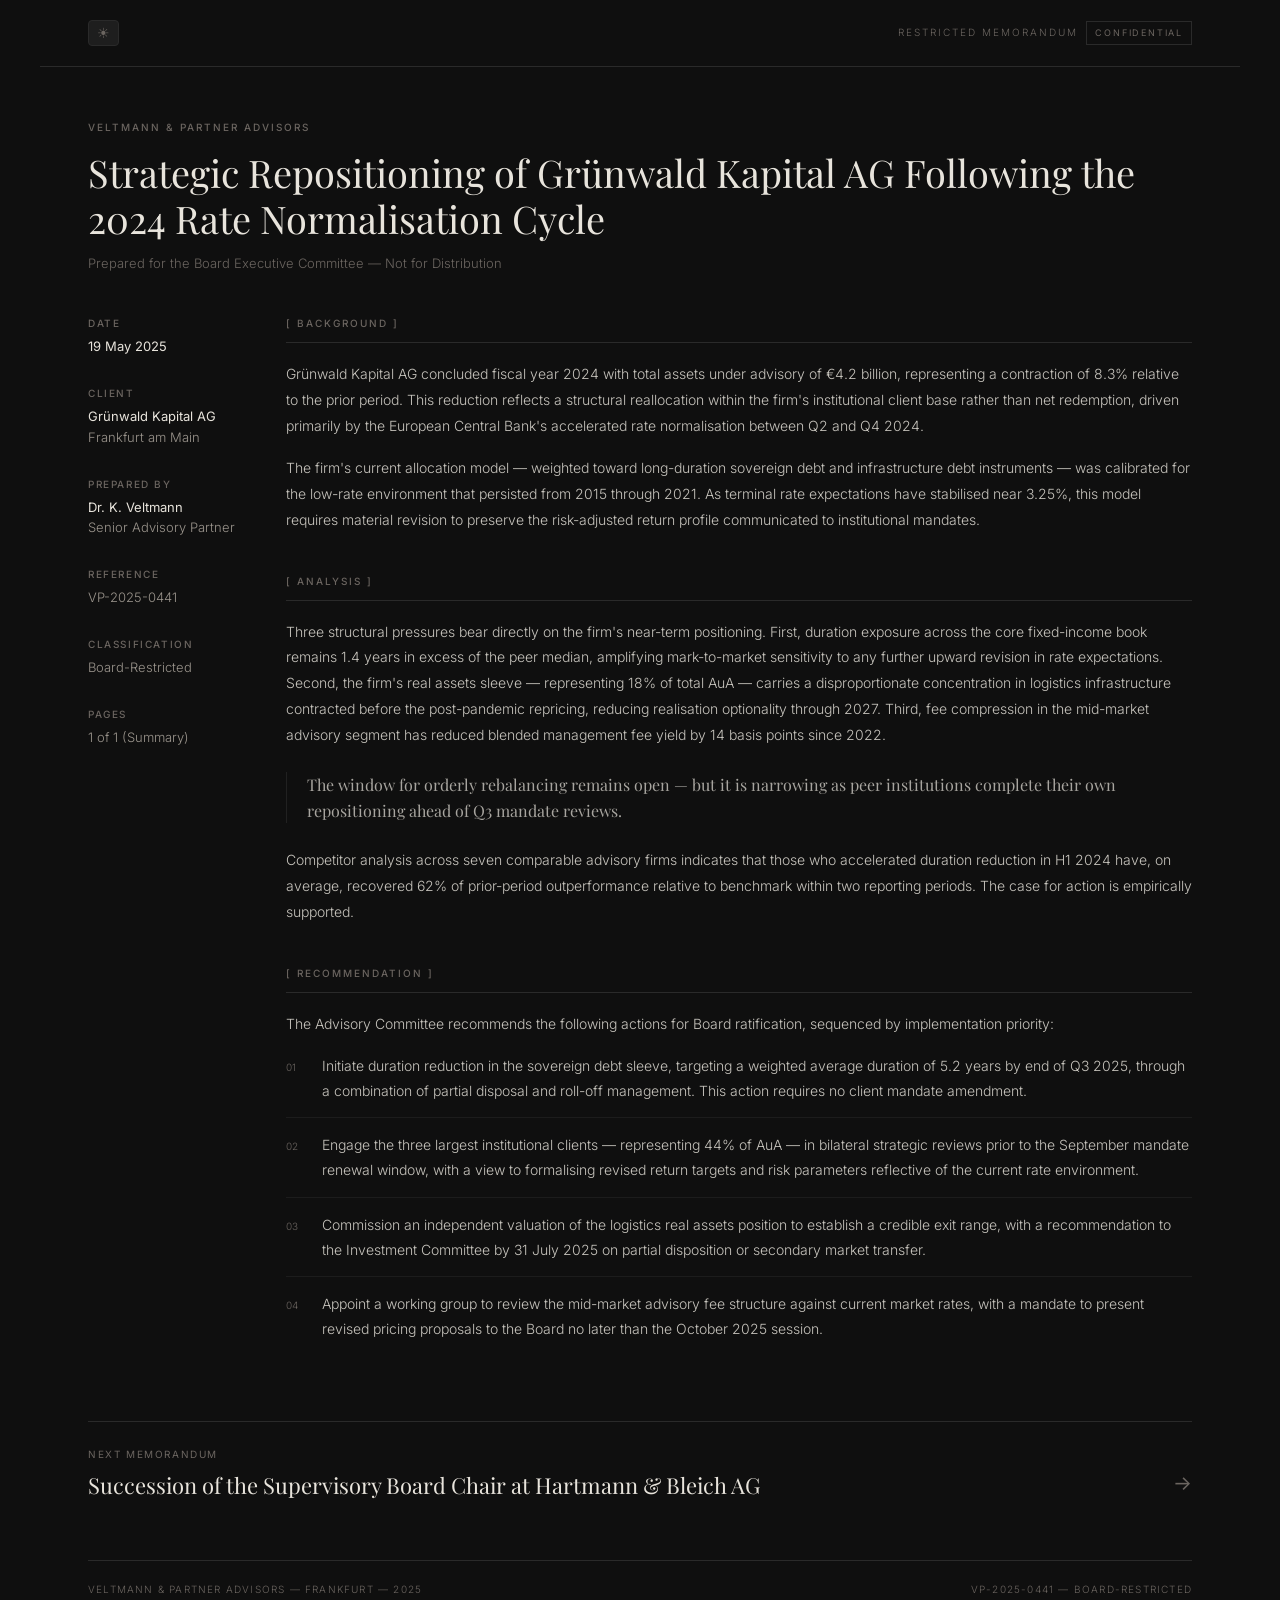
<file: index.html>
<!doctype html>
<html lang="en">
  <head>
    <meta charset="UTF-8" />
    <meta name="viewport" content="width=device-width, initial-scale=1.0" />
    <title>Memorandum — Veltmann & Partner</title>
    <link rel="preconnect" href="https://fonts.googleapis.com" />
    <link rel="preconnect" href="https://fonts.gstatic.com" crossorigin />
    <link
      href="https://fonts.googleapis.com/css2?family=Playfair+Display:wght@400;500&family=Inter:wght@300;400;500&display=swap"
      rel="stylesheet"
    />
    <link rel="stylesheet" href="style.css" />
  </head>
  <body>
    <header>
      <button class="theme-toggle" id="toggle" aria-label="Toggle theme">
        ☀︎
      </button>
      <div class="header-right">
        <span>Restricted Memorandum</span>
        <div class="badge">Confidential</div>
      </div>
    </header>

    <div class="title-block">
      <div class="firm-name">Veltmann &amp; Partner Advisors</div>
      <h1>
        Strategic Repositioning of Grünwald Kapital AG Following the 2024 Rate
        Normalisation Cycle
      </h1>
      <p class="subtitle">
        Prepared for the Board Executive Committee &mdash; Not for Distribution
      </p>
    </div>

    <div class="body">
      <aside>
        <div class="meta">
          <div class="meta-label">Date</div>
          <div class="meta-value"><strong>19 May 2025</strong></div>
        </div>
        <div class="meta">
          <div class="meta-label">Client</div>
          <div class="meta-value">
            <strong>Grünwald Kapital AG</strong>
            Frankfurt am Main
          </div>
        </div>
        <div class="meta">
          <div class="meta-label">Prepared by</div>
          <div class="meta-value">
            <strong>Dr. K. Veltmann</strong>
            Senior Advisory Partner
          </div>
        </div>
        <div class="meta">
          <div class="meta-label">Reference</div>
          <div class="meta-value">VP-2025-0441</div>
        </div>
        <div class="meta">
          <div class="meta-label">Classification</div>
          <div class="meta-value">Board-Restricted</div>
        </div>
        <div class="meta">
          <div class="meta-label">Pages</div>
          <div class="meta-value">1 of 1 (Summary)</div>
        </div>
      </aside>

      <main>
        <div class="section">
          <div class="section-title">[ Background ]</div>
          <p>
            Grünwald Kapital AG concluded fiscal year 2024 with total assets
            under advisory of €4.2 billion, representing a contraction of 8.3%
            relative to the prior period. This reduction reflects a structural
            reallocation within the firm's institutional client base rather than
            net redemption, driven primarily by the European Central Bank's
            accelerated rate normalisation between Q2 and Q4 2024.
          </p>
          <p>
            The firm's current allocation model — weighted toward long-duration
            sovereign debt and infrastructure debt instruments — was calibrated
            for the low-rate environment that persisted from 2015 through 2021.
            As terminal rate expectations have stabilised near 3.25%, this model
            requires material revision to preserve the risk-adjusted return
            profile communicated to institutional mandates.
          </p>
        </div>

        <div class="section">
          <div class="section-title">[ Analysis ]</div>
          <p>
            Three structural pressures bear directly on the firm's near-term
            positioning. First, duration exposure across the core fixed-income
            book remains 1.4 years in excess of the peer median, amplifying
            mark-to-market sensitivity to any further upward revision in rate
            expectations. Second, the firm's real assets sleeve — representing
            18% of total AuA — carries a disproportionate concentration in
            logistics infrastructure contracted before the post-pandemic
            repricing, reducing realisation optionality through 2027. Third, fee
            compression in the mid-market advisory segment has reduced blended
            management fee yield by 14 basis points since 2022.
          </p>
          <blockquote>
            The window for orderly rebalancing remains open — but it is
            narrowing as peer institutions complete their own repositioning
            ahead of Q3 mandate reviews.
          </blockquote>
          <p>
            Competitor analysis across seven comparable advisory firms indicates
            that those who accelerated duration reduction in H1 2024 have, on
            average, recovered 62% of prior-period outperformance relative to
            benchmark within two reporting periods. The case for action is
            empirically supported.
          </p>
        </div>

        <div class="section">
          <div class="section-title">[ Recommendation ]</div>
          <p>
            The Advisory Committee recommends the following actions for Board
            ratification, sequenced by implementation priority:
          </p>
          <ul>
            <li>
              <span class="num">01</span>
              <span
                >Initiate duration reduction in the sovereign debt sleeve,
                targeting a weighted average duration of 5.2 years by end of Q3
                2025, through a combination of partial disposal and roll-off
                management. This action requires no client mandate
                amendment.</span
              >
            </li>
            <li>
              <span class="num">02</span>
              <span
                >Engage the three largest institutional clients — representing
                44% of AuA — in bilateral strategic reviews prior to the
                September mandate renewal window, with a view to formalising
                revised return targets and risk parameters reflective of the
                current rate environment.</span
              >
            </li>
            <li>
              <span class="num">03</span>
              <span
                >Commission an independent valuation of the logistics real
                assets position to establish a credible exit range, with a
                recommendation to the Investment Committee by 31 July 2025 on
                partial disposition or secondary market transfer.</span
              >
            </li>
            <li>
              <span class="num">04</span>
              <span
                >Appoint a working group to review the mid-market advisory fee
                structure against current market rates, with a mandate to
                present revised pricing proposals to the Board no later than the
                October 2025 session.</span
              >
            </li>
          </ul>
        </div>
      </main>
    </div>

    <div class="next-memo">
      <a href="succession.html">
        <div>
          <div class="next-label">Next Memorandum</div>
          <h2>
            Succession of the Supervisory Board Chair at Hartmann &amp; Bleich
            AG
          </h2>
        </div>
        <span class="arrow">→</span>
      </a>
    </div>

    <footer>
      <span
        >Veltmann &amp; Partner Advisors &mdash; Frankfurt &mdash; 2025</span
      >
      <span>VP-2025-0441 &mdash; Board-Restricted</span>
    </footer>
    <script>
      const toggle = document.getElementById("toggle");
      const root = document.documentElement;
      const saved = localStorage.getItem("theme") || "dark";
      root.dataset.theme = saved;
      toggle.textContent = saved === "light" ? "☽" : "☀︎";
      toggle.addEventListener("click", () => {
        const next = root.dataset.theme === "light" ? "dark" : "light";
        root.dataset.theme = next;
        toggle.textContent = next === "light" ? "☽" : "☀︎";
        localStorage.setItem("theme", next);
      });
    </script>
  </body>
</html>
</file>
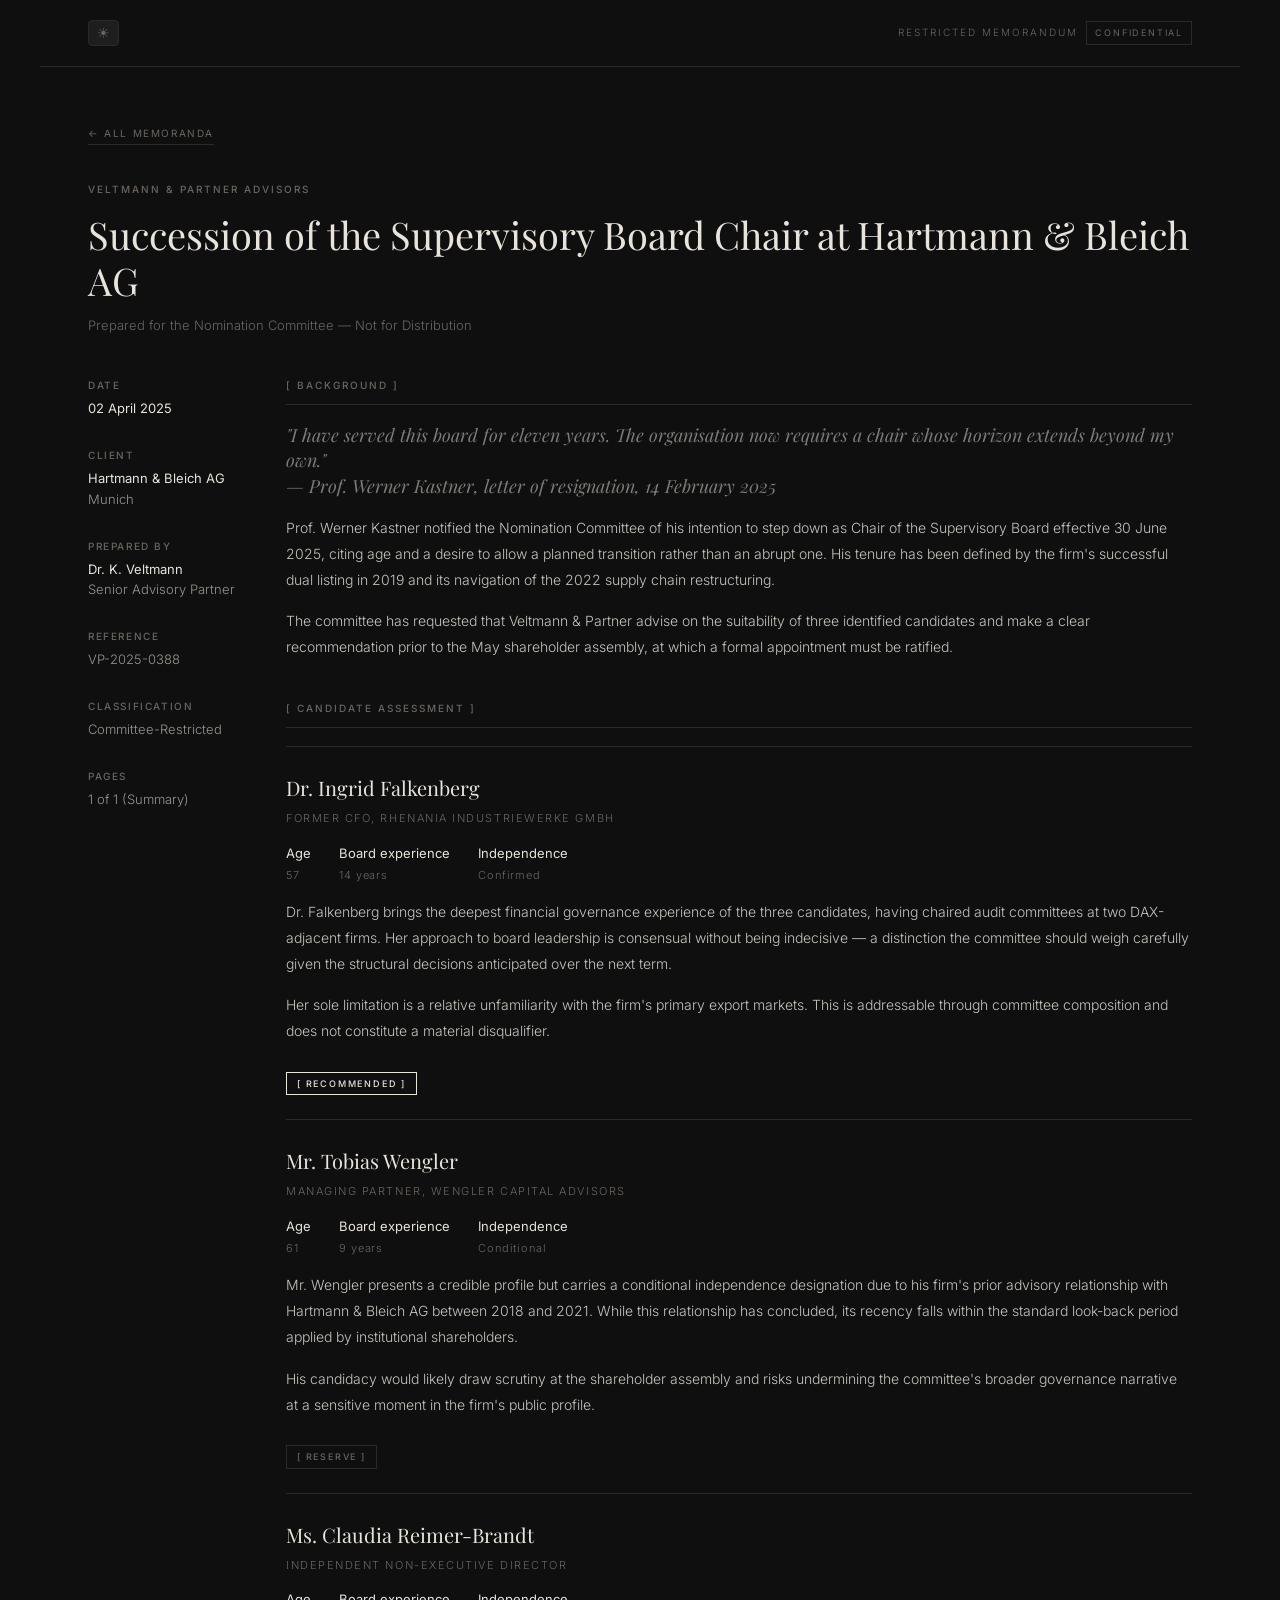
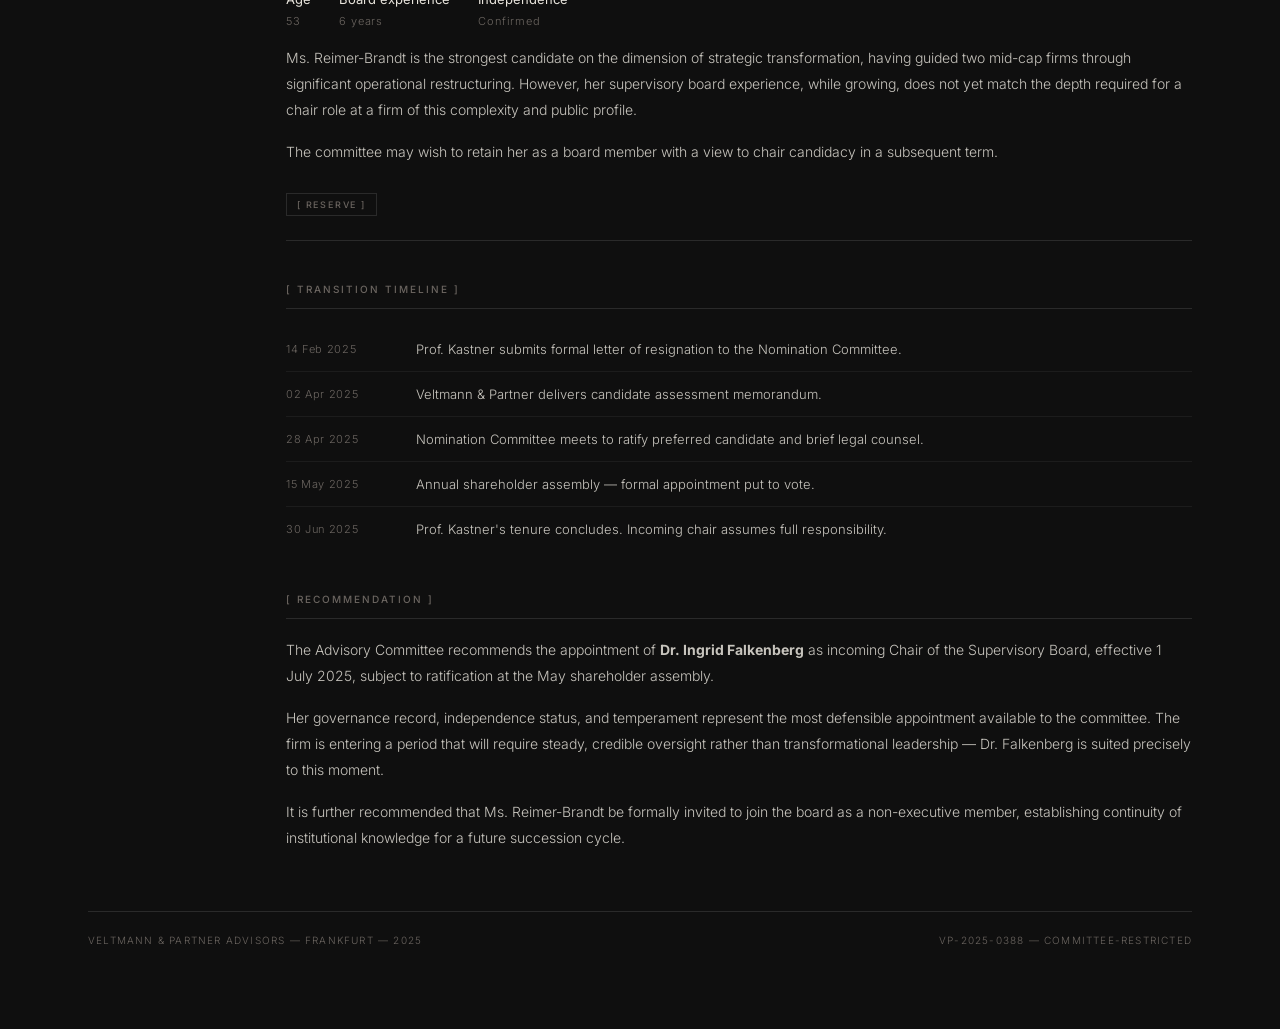
<file: succession.html>
<!doctype html>
<html lang="en">
  <head>
    <meta charset="UTF-8" />
    <meta name="viewport" content="width=device-width, initial-scale=1.0" />
    <title>Memorandum — Board Succession</title>
    <link rel="preconnect" href="https://fonts.googleapis.com" />
    <link rel="preconnect" href="https://fonts.gstatic.com" crossorigin />
    <link
      href="https://fonts.googleapis.com/css2?family=Playfair+Display:ital,wght@0,400;0,500;1,400&family=Inter:wght@300;400;500&display=swap"
      rel="stylesheet"
    />
    <link rel="stylesheet" href="style.css" />
  </head>
  <body>
    <header>
      <button class="theme-toggle" id="toggle" aria-label="Toggle theme">
        ☀︎
      </button>
      <div class="header-right">
        <span>Restricted Memorandum</span>
        <div class="badge">Confidential</div>
      </div>
    </header>

    <a class="back-link" href="index.html">← All Memoranda</a>

    <div class="title-block">
      <div class="firm-name">Veltmann &amp; Partner Advisors</div>
      <h1>
        Succession of the Supervisory Board Chair at Hartmann &amp; Bleich AG
      </h1>
      <p class="subtitle">
        Prepared for the Nomination Committee &mdash; Not for Distribution
      </p>
    </div>

    <div class="body">
      <aside>
        <div class="meta">
          <div class="meta-label">Date</div>
          <div class="meta-value"><strong>02 April 2025</strong></div>
        </div>
        <div class="meta">
          <div class="meta-label">Client</div>
          <div class="meta-value">
            <strong>Hartmann &amp; Bleich AG</strong>
            Munich
          </div>
        </div>
        <div class="meta">
          <div class="meta-label">Prepared by</div>
          <div class="meta-value">
            <strong>Dr. K. Veltmann</strong>
            Senior Advisory Partner
          </div>
        </div>
        <div class="meta">
          <div class="meta-label">Reference</div>
          <div class="meta-value">VP-2025-0388</div>
        </div>
        <div class="meta">
          <div class="meta-label">Classification</div>
          <div class="meta-value">Committee-Restricted</div>
        </div>
        <div class="meta">
          <div class="meta-label">Pages</div>
          <div class="meta-value">1 of 1 (Summary)</div>
        </div>
      </aside>

      <main>
        <div class="section">
          <div class="section-title">[ Background ]</div>
          <p class="outgoing">
            "I have served this board for eleven years. The organisation now
            requires a chair whose horizon extends beyond my own."<br />— Prof.
            Werner Kastner, letter of resignation, 14 February 2025
          </p>
          <p>
            Prof. Werner Kastner notified the Nomination Committee of his
            intention to step down as Chair of the Supervisory Board effective
            30 June 2025, citing age and a desire to allow a planned transition
            rather than an abrupt one. His tenure has been defined by the firm's
            successful dual listing in 2019 and its navigation of the 2022
            supply chain restructuring.
          </p>
          <p>
            The committee has requested that Veltmann &amp; Partner advise on
            the suitability of three identified candidates and make a clear
            recommendation prior to the May shareholder assembly, at which a
            formal appointment must be ratified.
          </p>
        </div>

        <div class="section">
          <div class="section-title">[ Candidate Assessment ]</div>

          <div class="candidate">
            <div class="candidate-name">Dr. Ingrid Falkenberg</div>
            <div class="candidate-title">
              Former CFO, Rhenania Industriewerke GmbH
            </div>
            <div class="candidate-meta">
              <span><strong>Age</strong>57</span>
              <span><strong>Board experience</strong>14 years</span>
              <span><strong>Independence</strong>Confirmed</span>
            </div>
            <p>
              Dr. Falkenberg brings the deepest financial governance experience
              of the three candidates, having chaired audit committees at two
              DAX-adjacent firms. Her approach to board leadership is consensual
              without being indecisive — a distinction the committee should
              weigh carefully given the structural decisions anticipated over
              the next term.
            </p>
            <p>
              Her sole limitation is a relative unfamiliarity with the firm's
              primary export markets. This is addressable through committee
              composition and does not constitute a material disqualifier.
            </p>
            <div class="verdict recommended">[ Recommended ]</div>
          </div>

          <div class="candidate">
            <div class="candidate-name">Mr. Tobias Wengler</div>
            <div class="candidate-title">
              Managing Partner, Wengler Capital Advisors
            </div>
            <div class="candidate-meta">
              <span><strong>Age</strong>61</span>
              <span><strong>Board experience</strong>9 years</span>
              <span><strong>Independence</strong>Conditional</span>
            </div>
            <p>
              Mr. Wengler presents a credible profile but carries a conditional
              independence designation due to his firm's prior advisory
              relationship with Hartmann &amp; Bleich AG between 2018 and 2021.
              While this relationship has concluded, its recency falls within
              the standard look-back period applied by institutional
              shareholders.
            </p>
            <p>
              His candidacy would likely draw scrutiny at the shareholder
              assembly and risks undermining the committee's broader governance
              narrative at a sensitive moment in the firm's public profile.
            </p>
            <div class="verdict reserve">[ Reserve ]</div>
          </div>

          <div class="candidate">
            <div class="candidate-name">Ms. Claudia Reimer-Brandt</div>
            <div class="candidate-title">
              Independent Non-Executive Director
            </div>
            <div class="candidate-meta">
              <span><strong>Age</strong>53</span>
              <span><strong>Board experience</strong>6 years</span>
              <span><strong>Independence</strong>Confirmed</span>
            </div>
            <p>
              Ms. Reimer-Brandt is the strongest candidate on the dimension of
              strategic transformation, having guided two mid-cap firms through
              significant operational restructuring. However, her supervisory
              board experience, while growing, does not yet match the depth
              required for a chair role at a firm of this complexity and public
              profile.
            </p>
            <p>
              The committee may wish to retain her as a board member with a view
              to chair candidacy in a subsequent term.
            </p>
            <div class="verdict reserve">[ Reserve ]</div>
          </div>
        </div>

        <div class="section">
          <div class="section-title">[ Transition Timeline ]</div>
          <div class="timeline">
            <div class="timeline-row">
              <span class="timeline-date">14 Feb 2025</span>
              <span
                >Prof. Kastner submits formal letter of resignation to the
                Nomination Committee.</span
              >
            </div>
            <div class="timeline-row">
              <span class="timeline-date">02 Apr 2025</span>
              <span
                >Veltmann &amp; Partner delivers candidate assessment
                memorandum.</span
              >
            </div>
            <div class="timeline-row">
              <span class="timeline-date">28 Apr 2025</span>
              <span
                >Nomination Committee meets to ratify preferred candidate and
                brief legal counsel.</span
              >
            </div>
            <div class="timeline-row">
              <span class="timeline-date">15 May 2025</span>
              <span
                >Annual shareholder assembly — formal appointment put to
                vote.</span
              >
            </div>
            <div class="timeline-row">
              <span class="timeline-date">30 Jun 2025</span>
              <span
                >Prof. Kastner's tenure concludes. Incoming chair assumes full
                responsibility.</span
              >
            </div>
          </div>
        </div>

        <div class="section">
          <div class="section-title">[ Recommendation ]</div>
          <p>
            The Advisory Committee recommends the appointment of
            <strong>Dr. Ingrid Falkenberg</strong> as incoming Chair of the
            Supervisory Board, effective 1 July 2025, subject to ratification at
            the May shareholder assembly.
          </p>
          <p>
            Her governance record, independence status, and temperament
            represent the most defensible appointment available to the
            committee. The firm is entering a period that will require steady,
            credible oversight rather than transformational leadership — Dr.
            Falkenberg is suited precisely to this moment.
          </p>
          <p>
            It is further recommended that Ms. Reimer-Brandt be formally invited
            to join the board as a non-executive member, establishing continuity
            of institutional knowledge for a future succession cycle.
          </p>
        </div>
      </main>
    </div>

    <footer>
      <span
        >Veltmann &amp; Partner Advisors &mdash; Frankfurt &mdash; 2025</span
      >
      <span>VP-2025-0388 &mdash; Committee-Restricted</span>
    </footer>
    <script>
      const toggle = document.getElementById("toggle");
      const root = document.documentElement;
      const saved = localStorage.getItem("theme") || "dark";
      root.dataset.theme = saved;
      toggle.textContent = saved === "light" ? "☽" : "☀︎";
      toggle.addEventListener("click", () => {
        const next = root.dataset.theme === "light" ? "dark" : "light";
        root.dataset.theme = next;
        toggle.textContent = next === "light" ? "☽" : "☀︎";
        localStorage.setItem("theme", next);
      });
    </script>
  </body>
</html>
</file>
<file: style.css>
*, *::before, *::after {
  box-sizing: border-box;
  margin: 0;
  padding: 0;
}

:root {
  --bg: #0f0f0f;
  --text: #e8e4dc;
  --muted: #6b6560;
  --dim: #9a948c;
  --rule: #2a2a2a;
  --faint: #1c1c1c;
  --para: rgba(232,228,220,.85);
  --toggle-bg: #1e1e1e;
}

[data-theme="light"] {
  --bg: #f5f3ef;
  --text: #1a1816;
  --muted: #7a7470;
  --dim: #5a5450;
  --rule: #d8d4cc;
  --faint: #e4e0d8;
  --para: rgba(26,24,22,.82);
  --toggle-bg: #e4e0d8;
}

html {
  background: var(--bg);
  color: var(--text);
  font-family: 'Inter', sans-serif;
  font-size: 15px;
  line-height: 1.7;
  transition: background .25s, color .25s;
}

body {
  max-width: 1200px;
  margin: 0 auto;
  padding: 0 20px 60px;
}

/* header */

header {
  position: sticky;
  top: 0;
  background: var(--bg);
  z-index: 10;
  display: flex;
  justify-content: space-between;
  align-items: center;
  border-bottom: 1px solid var(--rule);
  padding: 12px 20px;
  margin: 0 -20px 40px;
  gap: 8px;
  transition: background .25s, border-color .25s;
  min-width: 0;
}

.header-right {
  display: flex;
  align-items: center;
  gap: 8px;
  flex-shrink: 0;
}

.header-right > span {
  font-size: 10px;
  font-weight: 300;
  letter-spacing: 0.2em;
  text-transform: uppercase;
  color: var(--muted);
  white-space: nowrap;
}

.badge {
  border: 1px solid var(--rule);
  color: var(--muted);
  font-size: 9px;
  letter-spacing: 0.2em;
  text-transform: uppercase;
  padding: 3px 8px;
  white-space: nowrap;
}

.theme-toggle {
  background: var(--toggle-bg);
  border: 1px solid var(--rule);
  color: var(--muted);
  cursor: pointer;
  font-size: 14px;
  line-height: 1;
  padding: 5px 8px;
  border-radius: 4px;
  flex-shrink: 0;
  transition: background .25s, border-color .25s;
}

.theme-toggle:hover {
  color: var(--text);
}



/* title */

.title-block {
  margin-bottom: 40px;
}

h1 {
  font-family: 'Playfair Display', serif;
  font-size: clamp(24px, 5vw, 38px);
  font-weight: 400;
  line-height: 1.2;
  margin-bottom: 10px;
}

.subtitle {
  font-size: 13px;
  font-weight: 300;
  color: var(--muted);
}

.firm-name {
  font-size: 10px;
  font-weight: 500;
  letter-spacing: 0.2em;
  text-transform: uppercase;
  color: var(--muted);
  margin-bottom: 14px;
}

/* layout */

.body {
  display: grid;
  grid-template-columns: 1fr;
  gap: 40px 0;
}

aside {
  display: grid;
  grid-template-columns: repeat(2, 1fr);
  gap: 20px 24px;
}

aside .meta-label {
  font-size: 10px;
  font-weight: 500;
  letter-spacing: 0.16em;
  text-transform: uppercase;
  color: var(--muted);
  margin-bottom: 4px;
}

aside .meta-value {
  font-size: 13px;
  font-weight: 300;
  color: var(--dim);
  line-height: 1.6;
}

aside .meta-value strong {
  display: block;
  font-weight: 400;
  color: var(--text);
}

/* sections */

.section {
  margin-bottom: 40px;
}

.section:last-child {
  margin-bottom: 0;
}

.section-title {
  font-size: 10px;
  font-weight: 500;
  letter-spacing: 0.2em;
  text-transform: uppercase;
  color: var(--muted);
  border-bottom: 1px solid var(--rule);
  padding-bottom: 10px;
  margin-bottom: 18px;
}

p {
  font-size: 14px;
  font-weight: 300;
  line-height: 1.85;
  color: var(--para);
  margin-bottom: 16px;
}

p:last-child {
  margin-bottom: 0;
}

blockquote {
  border-left: 1px solid var(--rule);
  padding-left: 20px;
  margin: 24px 0;
  font-family: 'Playfair Display', serif;
  font-size: 16px;
  line-height: 1.6;
  opacity: 0.7;
}

ul {
  list-style: none;
  margin-top: 4px;
}

ul li {
  display: grid;
  grid-template-columns: 24px 1fr;
  gap: 0 12px;
  font-size: 14px;
  font-weight: 300;
  line-height: 1.8;
  color: var(--para);
  padding-bottom: 14px;
  margin-bottom: 14px;
  border-bottom: 1px solid var(--faint);
}

ul li:last-child {
  border-bottom: none;
}

ul li .num {
  font-size: 10px;
  color: var(--muted);
  padding-top: 5px;
}

/* nav links */

.back-link {
  display: inline-block;
  font-size: 10px;
  letter-spacing: 0.16em;
  text-transform: uppercase;
  color: var(--muted);
  text-decoration: none;
  margin-bottom: 36px;
  border-bottom: 1px solid var(--rule);
  padding-bottom: 2px;
  transition: color .2s;
}

.back-link:hover {
  color: var(--text);
}

.next-memo {
  margin-top: 52px;
  padding-top: 24px;
  border-top: 1px solid var(--rule);
}

.next-memo a {
  text-decoration: none;
  color: inherit;
  display: flex;
  justify-content: space-between;
  align-items: flex-end;
  gap: 16px;
  flex-wrap: wrap;
}

.next-memo a:hover h2 {
  opacity: 0.7;
}

.next-memo .next-label {
  font-size: 10px;
  letter-spacing: 0.16em;
  text-transform: uppercase;
  color: var(--muted);
  margin-bottom: 8px;
}

.next-memo h2 {
  font-family: 'Playfair Display', serif;
  font-size: clamp(18px, 3vw, 22px);
  font-weight: 400;
  line-height: 1.3;
}

.next-memo .arrow {
  font-size: 20px;
  color: var(--muted);
  flex-shrink: 0;
}

footer {
  margin-top: 60px;
  padding-top: 20px;
  border-top: 1px solid var(--rule);
  display: flex;
  flex-direction: column;
  gap: 6px;
}

footer span {
  font-size: 10px;
  font-weight: 300;
  letter-spacing: 0.12em;
  text-transform: uppercase;
  color: var(--muted);
}

/* succession page */

.candidate {
  border-top: 1px solid var(--rule);
  padding: 24px 0;
}

.candidate:last-child {
  border-bottom: 1px solid var(--rule);
}

.candidate-name {
  font-family: "Playfair Display", serif;
  font-size: 20px;
  font-weight: 400;
  margin-bottom: 4px;
}

.candidate-title {
  font-size: 11px;
  font-weight: 300;
  letter-spacing: 0.14em;
  text-transform: uppercase;
  color: var(--muted);
  margin-bottom: 14px;
}

.candidate-meta {
  display: flex;
  flex-wrap: wrap;
  gap: 20px 28px;
  margin-bottom: 14px;
}

.candidate-meta span {
  font-size: 11px;
  font-weight: 300;
  color: var(--muted);
  letter-spacing: 0.08em;
}

.candidate-meta span strong {
  display: block;
  font-size: 13px;
  font-weight: 400;
  color: var(--text);
  letter-spacing: 0;
  margin-bottom: 2px;
}

.verdict {
  display: inline-block;
  font-size: 9px;
  font-weight: 500;
  letter-spacing: 0.2em;
  text-transform: uppercase;
  padding: 3px 10px;
  margin-top: 12px;
}

.verdict.recommended {
  border: 1px solid var(--text);
  color: var(--text);
}

.verdict.reserve {
  border: 1px solid var(--rule);
  color: var(--muted);
}

.timeline {
  margin-top: 4px;
}

.timeline-row {
  display: grid;
  grid-template-columns: 110px 1fr;
  gap: 0 20px;
  padding: 11px 0;
  border-bottom: 1px solid var(--faint);
  font-size: 13px;
  font-weight: 300;
  color: var(--para);
}

.timeline-row:last-child { border-bottom: none; }

.timeline-date {
  color: var(--muted);
  font-size: 11px;
  letter-spacing: 0.06em;
  padding-top: 2px;
  white-space: nowrap;
}

.outgoing {
  font-family: "Playfair Display", serif;
  font-size: 18px;
  font-style: italic;
  opacity: 0.6;
  margin-bottom: 16px;
  line-height: 1.4;
}

/* accessibility */

:focus-visible {
  outline: 1px solid var(--muted);
  outline-offset: 3px;
}

@media (prefers-reduced-motion: reduce) {
  *, *::before, *::after {
    transition: none !important;
  }
}

/* responsive */

@media (min-width: 600px) {
  body { padding: 0 40px 72px; }

  header {
    padding: 18px 40px;
    margin: 0 -40px 48px;
  }

  aside {
    grid-template-columns: repeat(3, 1fr);
  }

  footer {
    flex-direction: row;
    justify-content: space-between;
  }
}

@media (min-width: 900px) {
  body { padding: 0 48px 80px; }

  header {
    padding: 20px 48px;
    margin: 0 -48px 52px;
  }

  .body {
    grid-template-columns: 150px 1fr;
    gap: 0 48px;
  }

  aside {
    display: block;
  }

  aside .meta {
    margin-bottom: 28px;
  }
}

/* print */

@media print {
  @page { margin: 2cm 2.5cm; }

  :root {
    --bg: #fff;
    --text: #000;
    --muted: #444;
    --dim: #333;
    --rule: #ccc;
    --faint: #eee;
    --para: #000;
  }

  header { position: static; padding: 0 0 16px; margin: 0 0 32px; }
  body { max-width: 100%; padding: 0; }
  .next-memo, .back-link, .theme-toggle { display: none; }
  footer { margin-top: 40px; }
  blockquote { break-inside: avoid; }
}
</file>
